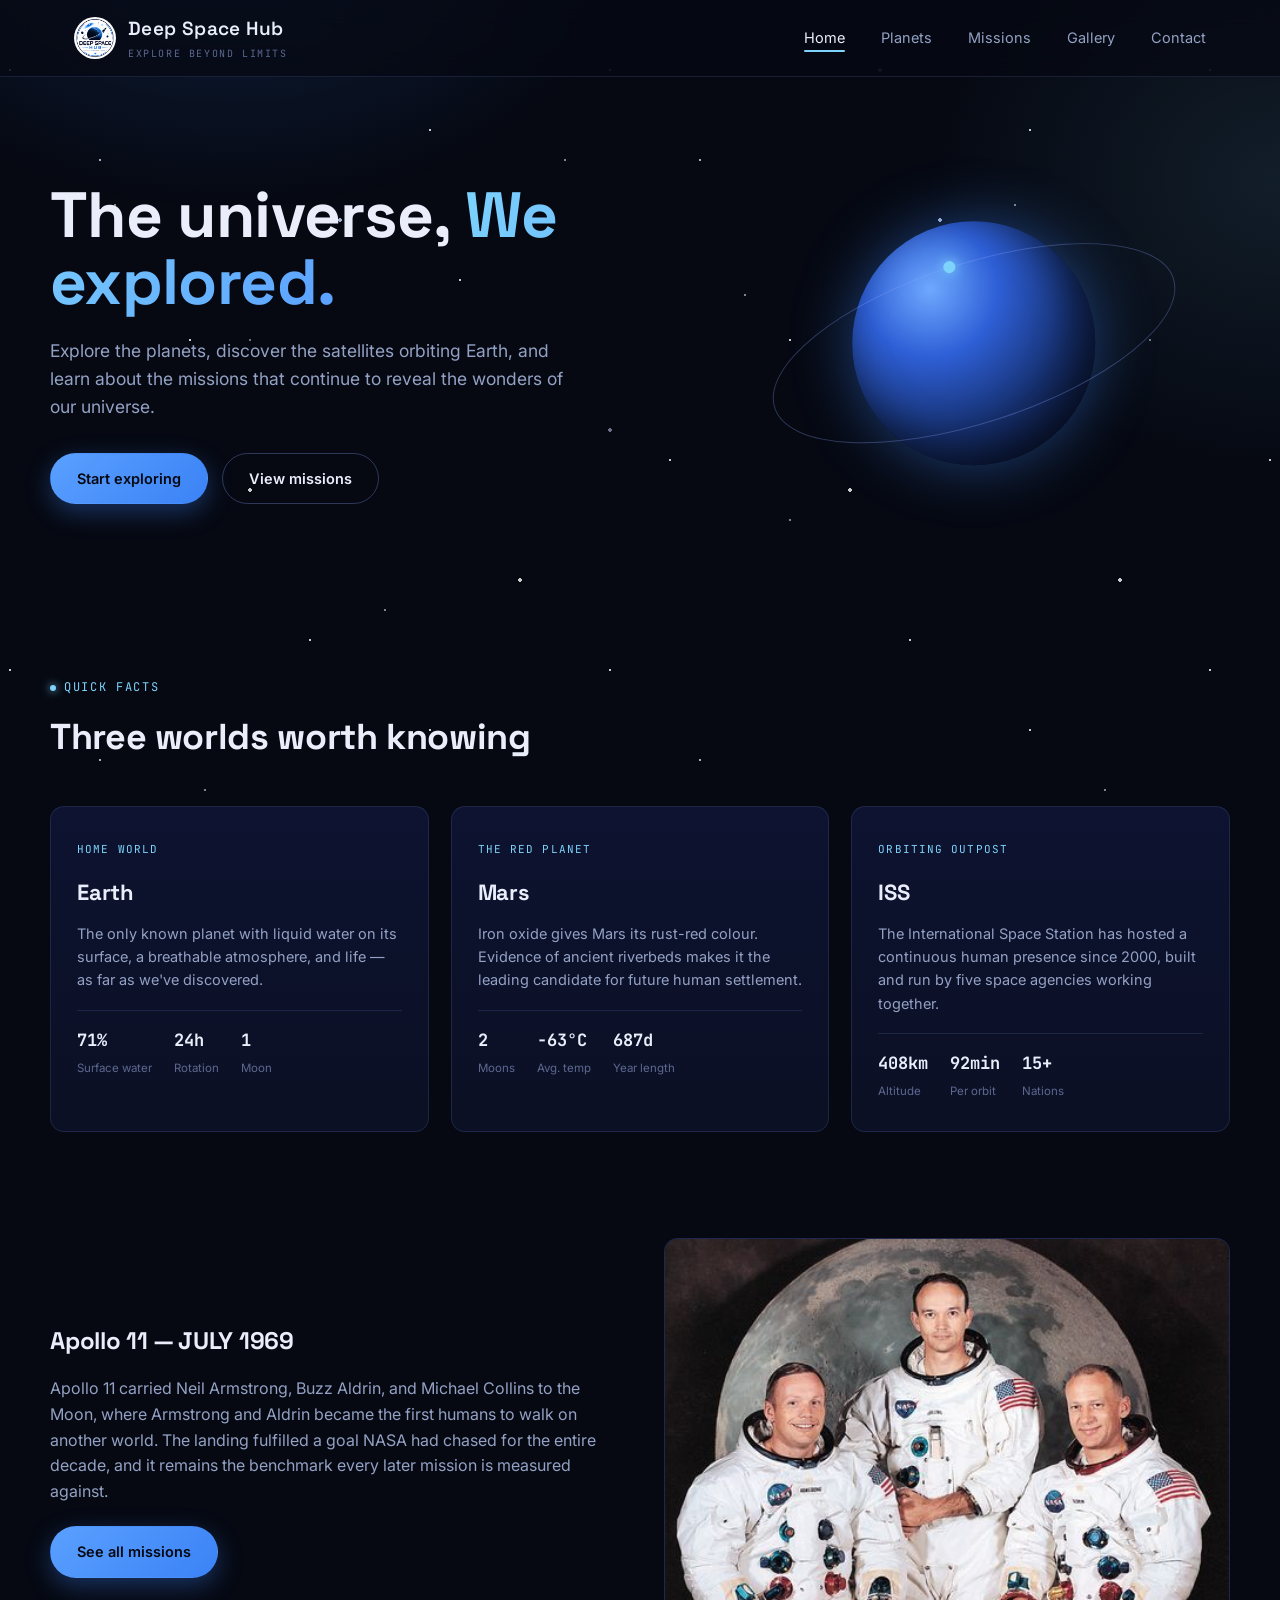
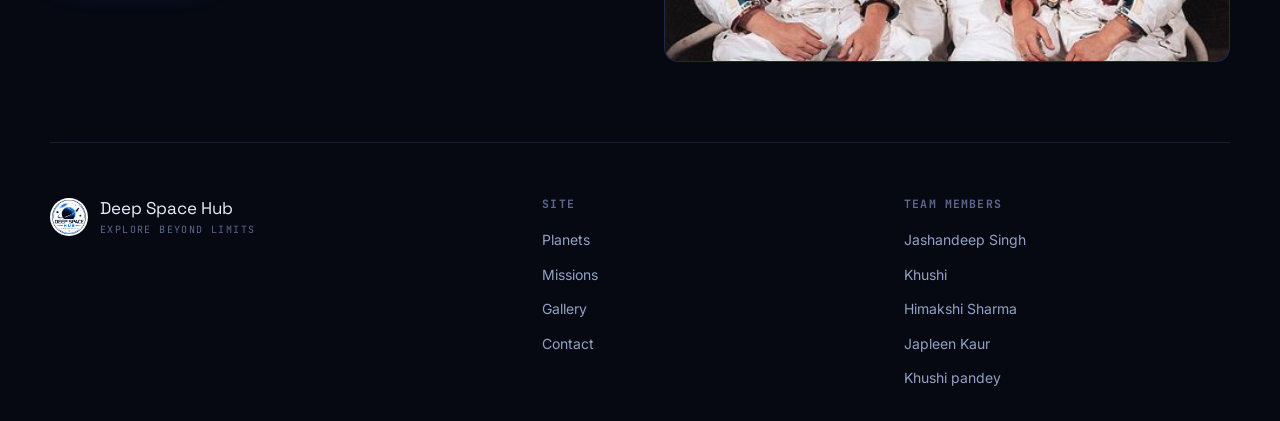
<file: index.html>
<!DOCTYPE html>
<html lang="en">

<!-- Yeh head section hai — yahan page ka title, description, favicon, Google Fonts aur CSS file link ki gayi hai -->
<head>
  <meta charset="UTF-8">
  <meta name="viewport" content="width=device-width, initial-scale=1.0">
  <title>Deep Space Hub — Explore Beyond Limits</title>
  <meta name="description"
    content="Deep Space Hub is an educational website about planets, satellites, and the missions that took us there.">
  <link rel="icon" type="image/png" href="images/favicon.png">
  <link rel="preconnect" href="https://fonts.googleapis.com">
  <link rel="preconnect" href="https://fonts.gstatic.com" crossorigin>
  <link
    href="https://fonts.googleapis.com/css2?family=Space+Grotesk:wght@500;600;700&family=Inter:wght@400;500;600&family=JetBrains+Mono:wght@400;500&display=swap"
    rel="stylesheet">
  <link rel="stylesheet" href="css/style.css">
</head>

<body>

  <!-- Yeh starfield background hai — CSS se animated stars banayi gayi hain jo space jaisa feel deti hain -->
  <div class="starfield"></div>
  <div class="starfield-glow"></div>

  <!-- Navigation bar — website ka top menu jisme logo aur saare page links hain -->
  <header class="nav">
    <div class="container nav-inner">
      <!-- Brand logo aur naam -->
      <a href="index.html" class="brand">
        <img src="images/logo-nav.png" alt="Deep Space Hub logo">
        <span>Deep Space Hub<span class="sub">EXPLORE BEYOND LIMITS</span></span>
      </a>
      <!-- Mobile menu ke liye checkbox toggle — bina JavaScript ke menu open/close hota hai -->
      <input type="checkbox" id="navToggle" class="nav-toggle">
      <!-- Navigation links — saare pages ke links yahan hain -->
      <ul class="nav-links">
        <li><a href="index.html" class="active">Home</a></li>
        <li><a href="planets.html">Planets</a></li>
        <li><a href="missions.html">Missions</a></li>
        <li><a href="gallery.html">Gallery</a></li>
        <li><a href="contact.html">Contact</a></li>
      </ul>
      <!-- Hamburger icon — mobile view mein 3 lines dikhti hain menu ke liye -->
      <label for="navToggle" class="nav-burger" aria-label="Toggle menu"><span></span><span></span><span></span></label>
    </div>
  </header>

  <!-- Main content shuru hota hai yahan se -->
  <main>

    <!-- Hero section — page ka sabse pehla bada section jisme heading, description aur buttons hain -->
    <section class="hero container">
      <div>
        <h1>The universe, <span class="accent">We explored.</span></h1>
        <p class="lede">Explore the planets, discover the satellites orbiting Earth, and learn about the missions that continue to reveal the wonders of our universe.</p>
        <!-- Do buttons — ek planets page pe le jaata hai, doosra missions page pe -->
        <div class="btn-row">
          <a href="planets.html" class="btn btn-primary">Start exploring</a>
          <a href="missions.html" class="btn btn-ghost">View missions</a>
        </div>
      </div>
      <!-- Orbit animation — CSS se bana hua planet aur satellite jo orbit mein ghoomta hai -->
      <div class="orbit-rig" aria-hidden="true">
        <div class="orbit-planet"></div>
        <div class="orbit-ring"></div>
        <div class="orbit-sat-wrap">
          <div class="orbit-sat"><span></span></div>
        </div>
      </div>
    </section>

    <!-- Quick Facts section — Earth, Mars aur ISS ke baare mein important facts dikhata hai -->
    <section class="section container">
      <div class="section-head">
        <div>
          <span class="eyebrow">Quick facts</span>
          <h2>Three worlds worth knowing</h2>
        </div>
      </div>
      <!-- Fact cards ka grid — teen cards hain Earth, Mars aur ISS ke liye -->
      <div class="fact-grid">
        <!-- Earth card ke facts -->
        <article class="fact-card">
          <span class="tag">Home world</span>
          <h3>Earth</h3>
          <p>The only known planet with liquid water on its surface, a breathable atmosphere, and life — as far as we've
            discovered.</p>
          <div class="stat">
            <div><b>71%</b><span>Surface water</span></div>
            <div><b>24h</b><span>Rotation</span></div>
            <div><b>1</b><span>Moon</span></div>
          </div>
        </article>
        <!-- Mars card ke facts -->
        <article class="fact-card">
          <span class="tag">The red planet</span>
          <h3>Mars</h3>
          <p>Iron oxide gives Mars its rust-red colour. Evidence of ancient riverbeds makes it the leading candidate for
            future human settlement.</p>
          <div class="stat">
            <div><b>2</b><span>Moons</span></div>
            <div><b>−63°C</b><span>Avg. temp</span></div>
            <div><b>687d</b><span>Year length</span></div>
          </div>
        </article>
        <!-- ISS card — International Space Station ke facts -->
        <article class="fact-card">
          <span class="tag">Orbiting outpost</span>
          <h3>ISS</h3>
          <p>The International Space Station has hosted a continuous human presence since 2000, built and run by five
            space agencies working together.</p>
          <div class="stat">
            <div><b>408km</b><span>Altitude</span></div>
            <div><b>92min</b><span>Per orbit</span></div>
            <div><b>15+</b><span>Nations</span></div>
          </div>
        </article>
      </div>
    </section>

    <!-- Apollo 11 Mission spotlight — homepage pe ek featured mission dikhata hai with image -->
    <section class="section container" style="padding-top:0;">
      <div class="mission-row" style="border-bottom:none; padding-bottom:0;">
        <!-- Mission ka text content — heading aur description -->
        <div class="mission-copy">
          <h2>Apollo 11 — JULY 1969</h2>
          <p>Apollo 11 carried Neil Armstrong, Buzz Aldrin, and Michael Collins to the Moon, where Armstrong and Aldrin
            became the first humans to walk on another world. The landing fulfilled a goal NASA had chased for the
            entire decade, and it remains the benchmark every later mission is measured against.</p>
          <div class="btn-row">
            <a href="missions.html" class="btn btn-primary">See all missions</a>
          </div>
        </div>
        <!-- Mission ki image — grid overlay ke upar actual photo dikhayi gayi hai -->
        <div class="mission-visual">
          <div class="grid-overlay"></div>
          <img src="images/apollo11.jpg" alt="Apollo 11 Mission" class="mission-image">
        </div>
      </div>
    </section>

  </main>

  <!-- Footer section — page ke neeche brand info, site links aur team members hain -->
  <footer class="footer container">
    <div class="footer-grid">
      <!-- Footer brand — logo aur website ka naam -->
      <div>
        <div class="footer-brand">
          <img src="images/logo.png" alt="Deep Space Hub logo">
          <div>
            <div class="name">Deep Space Hub</div>
            <div class="tag">EXPLORE BEYOND LIMITS</div>
          </div>
        </div>
      </div>
      <!-- Site navigation links — footer mein bhi saare page links hain -->
      <div>
        <h4>Site</h4>
        <ul>
          <li><a href="planets.html">Planets</a></li>
          <li><a href="missions.html">Missions</a></li>
          <li><a href="gallery.html">Gallery</a></li>
          <li><a href="contact.html">Contact</a></li>
        </ul>
      </div>
      <!-- Team members ki list — project mein kaam karne wale saare members -->
      <div>
        <h4>Team members</h4>
        <ul>
          <li>Jashandeep Singh</li>
          <li>Khushi</li>
          <li>Himakshi Sharma</li>
          <li>Japleen Kaur</li>
          <li>Khushi pandey</li>
        </ul>
      </div>
    </div>
  </footer>

</body>

</html>
</file>
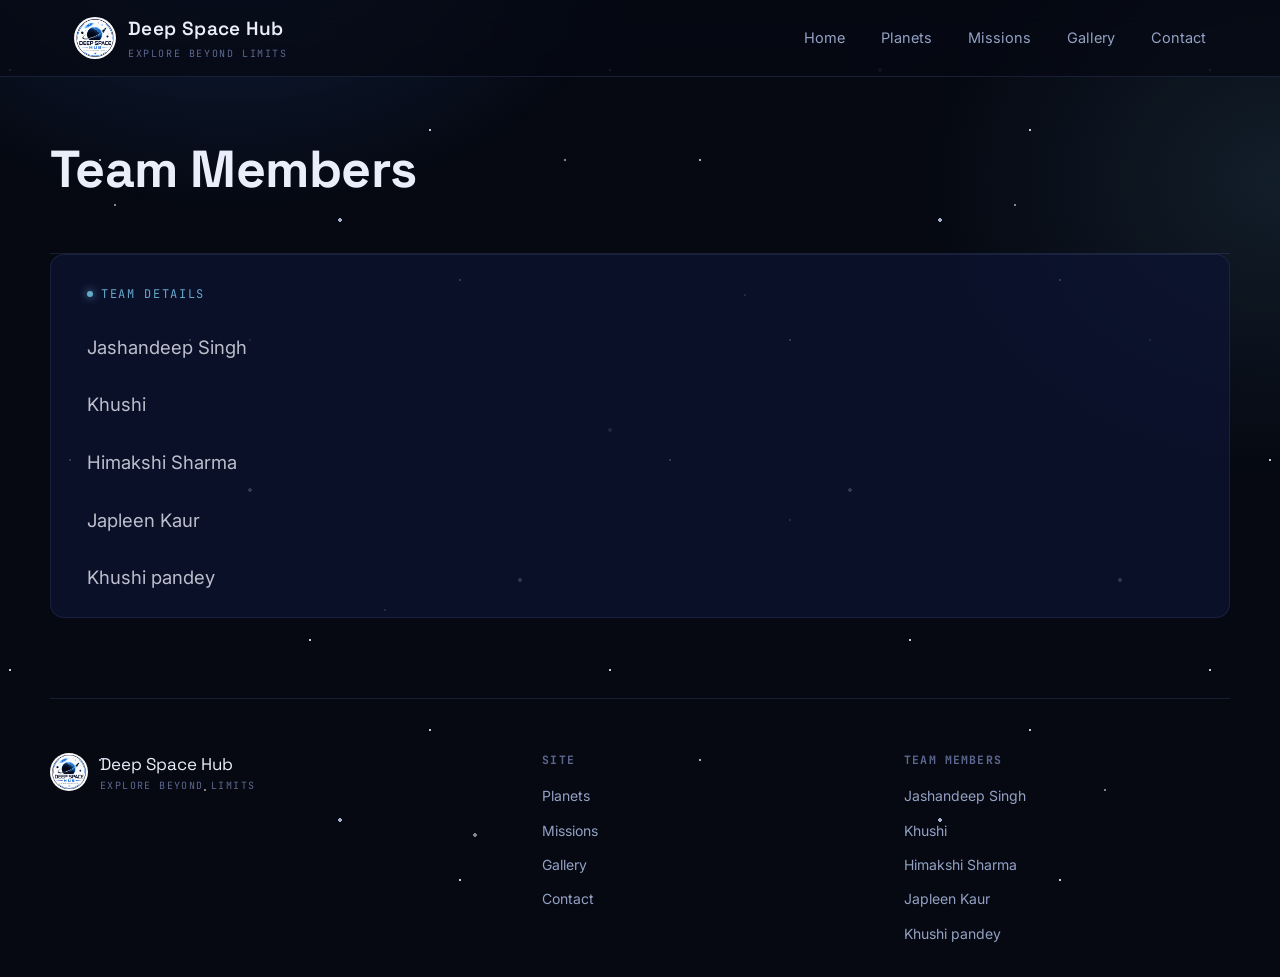
<file: contact.html>
<!DOCTYPE html>
<html lang="en">

<!-- Yeh head section hai — page ka title, description, favicon, Google Fonts aur CSS link -->
<head>
<meta charset="UTF-8">
<meta name="viewport" content="width=device-width, initial-scale=1.0">
<title>Contact — Deep Space Hub</title>
<meta name="description" content="Get in touch about the Deep Space Hub project, or view student and college details.">
<link rel="icon" type="image/png" href="images/favicon.png">
<link rel="preconnect" href="https://fonts.googleapis.com">
<link rel="preconnect" href="https://fonts.gstatic.com" crossorigin>
<link href="https://fonts.googleapis.com/css2?family=Space+Grotesk:wght@500;600;700&family=Inter:wght@400;500;600&family=JetBrains+Mono:wght@400;500&display=swap" rel="stylesheet">
<link rel="stylesheet" href="css/style.css">
</head>
<body>

<!-- Starfield background — animated stars -->
<div class="starfield"></div>
<div class="starfield-glow"></div>

<!-- Navigation bar -->
<header class="nav">
  <div class="container nav-inner">
    <a href="index.html" class="brand">
      <img src="images/logo-nav.png" alt="Deep Space Hub logo">
      <span>Deep Space Hub<span class="sub">EXPLORE BEYOND LIMITS</span></span>
    </a>
    <!-- Mobile menu toggle -->
    <input type="checkbox" id="navToggle" class="nav-toggle">
    <ul class="nav-links">
      <li><a href="index.html">Home</a></li>
      <li><a href="planets.html">Planets</a></li>
      <li><a href="missions.html">Missions</a></li>
      <li><a href="gallery.html">Gallery</a></li>
      <li><a href="contact.html">Contact</a></li>
    </ul>
    <label for="navToggle" class="nav-burger" aria-label="Toggle menu"><span></span><span></span><span></span></label>
  </div>
</header>

<!-- Main content start -->
<main>
  <!-- Page hero — contact page ka heading -->
  <section class="page-hero container">
    <h1>Team Members</h1>
  </section>

  <!-- Team details section — team ke saare members ki list ek card mein -->
  <section class="section container" style="padding-top:0;">
    <div class="contact-grid">

      <!-- Contact card — team members ka details card -->
      <div class="contact-card">
        <span class="eyebrow">Team details</span>
        <!-- Team members ki list -->
        <ul class="contact-list">
          <li>Jashandeep Singh</li>
          <li>Khushi</li>
          <li>Himakshi Sharma</li>
          <li>Japleen Kaur</li>
          <li>Khushi pandey</li>
        </ul>
      </div>
    </div>
  </section>
</main>

<!-- Footer — brand info, site links aur team members -->
<footer class="footer container">
  <div class="footer-grid">
    <!-- Footer brand -->
    <div>
      <div class="footer-brand">
        <img src="images/logo.png" alt="Deep Space Hub logo">
        <div>
          <div class="name">Deep Space Hub</div>
          <div class="tag">EXPLORE BEYOND LIMITS</div>
        </div>
      </div>
      </div>
    <!-- Site links -->
    <div>
      <h4>Site</h4>
      <ul>
        <li><a href="planets.html">Planets</a></li>
        <li><a href="missions.html">Missions</a></li>
        <li><a href="gallery.html">Gallery</a></li>
        <li><a href="contact.html">Contact</a></li>
      </ul>
    </div>
    <!-- Team members -->
    <div>
      <h4>Team members</h4>
      <ul>
        <li>Jashandeep Singh</li>
        <li>Khushi</li>
        <li>Himakshi Sharma</li>
        <li>Japleen Kaur</li>
        <li>Khushi pandey</li>
      </ul>
    </div>
  </div>
</footer>

</body>
</html>
</file>
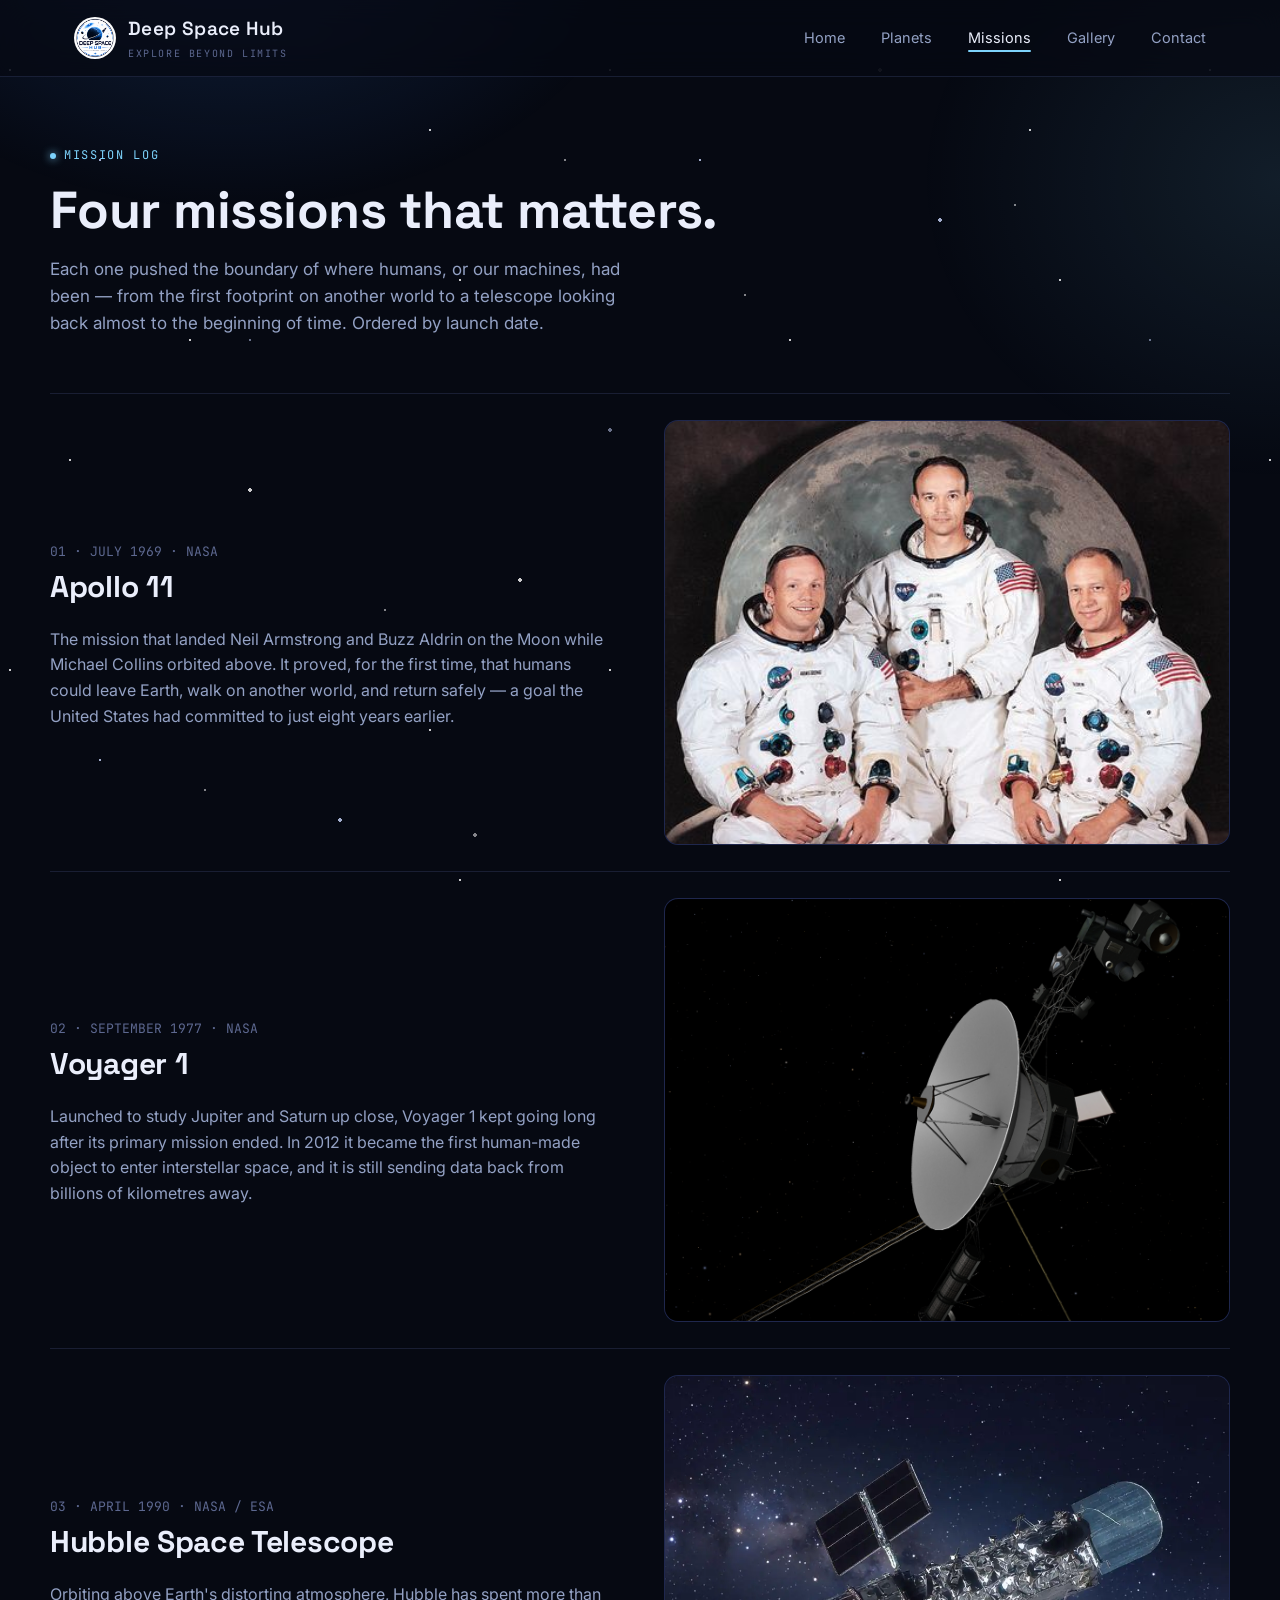
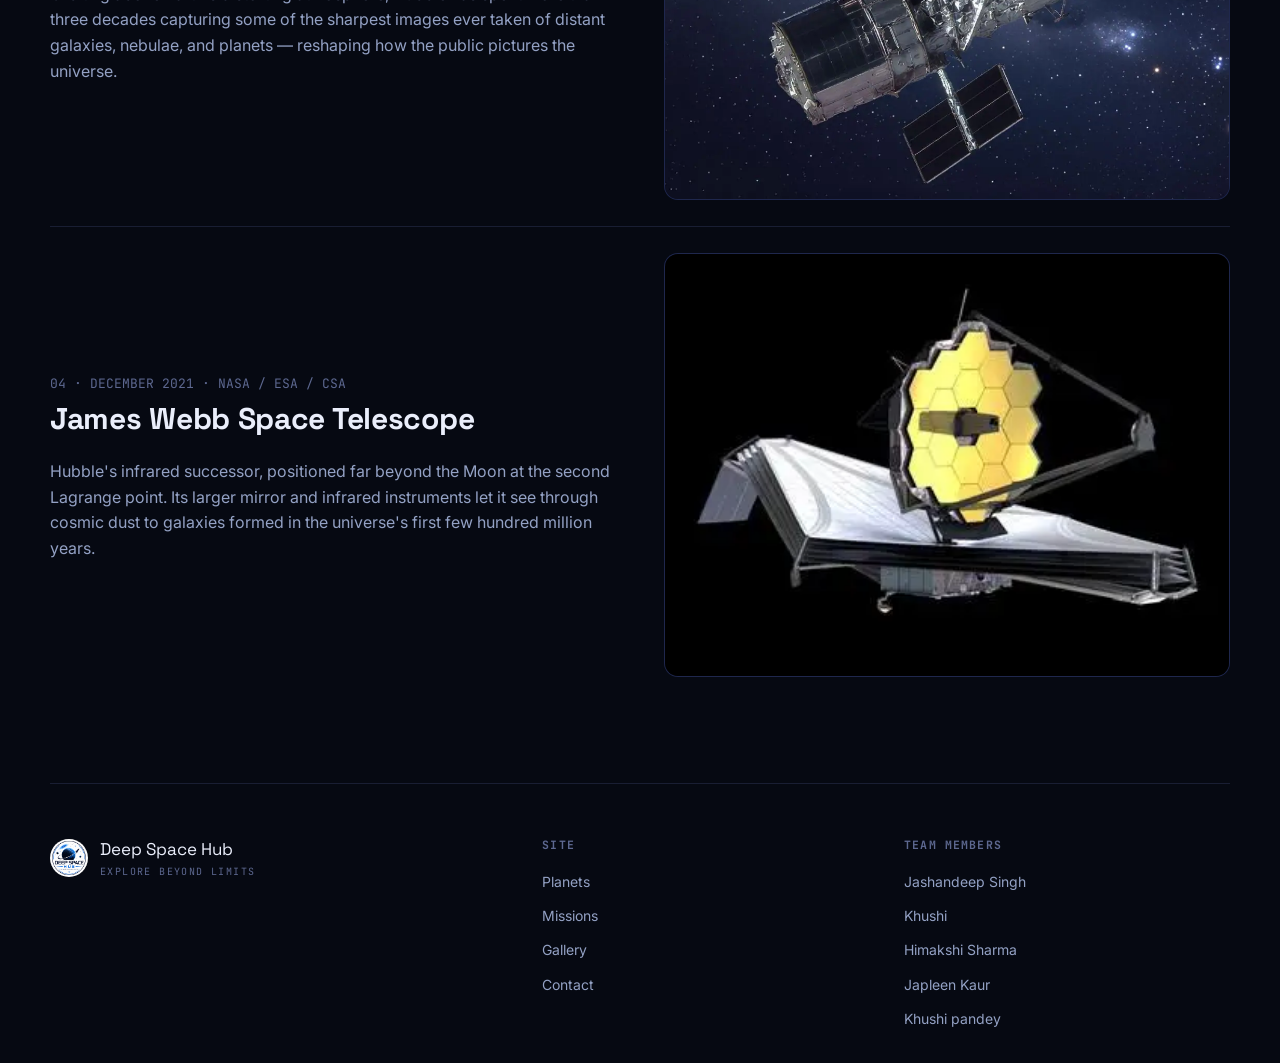
<file: missions.html>
<!DOCTYPE html>
<html lang="en">

<!-- Yeh head section hai — page ka title, description, favicon, Google Fonts aur CSS link -->
<head>
<meta charset="UTF-8">
<meta name="viewport" content="width=device-width, initial-scale=1.0">
<title>Missions — Deep Space Hub</title>
<meta name="description" content="Five missions that changed space exploration: Apollo 11, Voyager 1, Hubble, James Webb, and Artemis.">
<link rel="icon" type="image/png" href="images/favicon.png">
<link rel="preconnect" href="https://fonts.googleapis.com">
<link rel="preconnect" href="https://fonts.gstatic.com" crossorigin>
<link href="https://fonts.googleapis.com/css2?family=Space+Grotesk:wght@500;600;700&family=Inter:wght@400;500;600&family=JetBrains+Mono:wght@400;500&display=swap" rel="stylesheet">
<link rel="stylesheet" href="css/style.css">
</head>
<body>

<!-- Starfield background — animated stars jo space feel deti hain -->
<div class="starfield"></div>
<div class="starfield-glow"></div>

<!-- Navigation bar — website ka top menu -->
<header class="nav">
  <div class="container nav-inner">
    <a href="index.html" class="brand">
      <img src="images/logo-nav.png" alt="Deep Space Hub logo">
      <span>Deep Space Hub<span class="sub">EXPLORE BEYOND LIMITS</span></span>
    </a>
    <!-- Mobile menu toggle -->
    <input type="checkbox" id="navToggle" class="nav-toggle">
    <ul class="nav-links">
      <li><a href="index.html">Home</a></li>
      <li><a href="planets.html">Planets</a></li>
      <li><a href="missions.html" class="active">Missions</a></li>
      <li><a href="gallery.html">Gallery</a></li>
      <li><a href="contact.html">Contact</a></li>
    </ul>
    <label for="navToggle" class="nav-burger" aria-label="Toggle menu"><span></span><span></span><span></span></label>
  </div>
</header>

<!-- Main content start -->
<main>
  <!-- Page hero — missions page ka intro heading aur description -->
  <section class="page-hero container">
    <span class="eyebrow">Mission log</span>
    <h1>Four missions that matters.</h1>
    <p class="lede">Each one pushed the boundary of where humans, or our machines, had been — from the first footprint on another world to a telescope looking back almost to the beginning of time. Ordered by launch date.</p>
  </section>

  <!-- Missions section — char important space missions ka detail with photos -->
  <section class="section container" style="padding-top:0;">

    <!-- Mission 1: Apollo 11 — pehli baar insaan Chand pe gaya -->
    <div class="mission-row">
      <div class="mission-copy">
        <span class="date">01 · JULY 1969 · NASA</span>
        <h3>Apollo 11</h3>
        <p>The mission that landed Neil Armstrong and Buzz Aldrin on the Moon while Michael Collins orbited above. It proved, for the first time, that humans could leave Earth, walk on another world, and return safely — a goal the United States had committed to just eight years earlier.</p>
      </div>
      <!-- Mission ki image — grid overlay ke saath actual photo -->
      <div class="mission-visual">
        <div class="grid-overlay"></div>
        <img src="images/apollo11.jpg" alt="Apollo 11 Mission" class="mission-image">
      </div>
    </div>

    <!-- Mission 2: Voyager 1 — pehla human-made object jo interstellar space mein gaya -->
    <div class="mission-row reverse">
      <div class="mission-copy">
        <span class="date">02 · SEPTEMBER 1977 · NASA</span>
        <h3>Voyager 1</h3>
        <p>Launched to study Jupiter and Saturn up close, Voyager 1 kept going long after its primary mission ended. In 2012 it became the first human-made object to enter interstellar space, and it is still sending data back from billions of kilometres away.</p>
      </div>
      <div class="mission-visual">
        <div class="grid-overlay"></div>
        <img src="images/voyager1.jpg" alt="Voyager 1 Mission" class="mission-image">
      </div>
    </div>

    <!-- Mission 3: Hubble Space Telescope — 30+ saal se universe ki photos le raha hai -->
    <div class="mission-row">
      <div class="mission-copy">
        <span class="date">03 · APRIL 1990 · NASA / ESA</span>
        <h3>Hubble Space Telescope</h3>
        <p>Orbiting above Earth's distorting atmosphere, Hubble has spent more than three decades capturing some of the sharpest images ever taken of distant galaxies, nebulae, and planets — reshaping how the public pictures the universe.</p>
      </div>
      <div class="mission-visual">
        <div class="grid-overlay"></div>
        <img src="images/hubblespace.jpg" alt="Hubble Space Telescope" class="mission-image">
      </div>
    </div>

    <!-- Mission 4: James Webb Space Telescope — Hubble ka successor, infrared se purani galaxies dekhta hai -->
    <div class="mission-row reverse">
      <div class="mission-copy">
        <span class="date">04 · DECEMBER 2021 · NASA / ESA / CSA</span>
        <h3>James Webb Space Telescope</h3>
        <p>Hubble's infrared successor, positioned far beyond the Moon at the second Lagrange point. Its larger mirror and infrared instruments let it see through cosmic dust to galaxies formed in the universe's first few hundred million years.</p>
      </div>
      <div class="mission-visual">
        <div class="grid-overlay"></div>
        <img src="images/james.jpg" alt="James webb telescope" class="mission-image">
      </div>
    </div>
  </section>
</main>

<!-- Footer — brand info, site links aur team members -->
<footer class="footer container">
  <div class="footer-grid">
    <!-- Footer brand -->
    <div>
      <div class="footer-brand">
        <img src="images/logo.png" alt="Deep Space Hub logo">
        <div>
          <div class="name">Deep Space Hub</div>
          <div class="tag">EXPLORE BEYOND LIMITS</div>
        </div>
      </div>
    </div>
    <!-- Site links -->
    <div>
      <h4>Site</h4>
      <ul>
        <li><a href="planets.html">Planets</a></li>
        <li><a href="missions.html">Missions</a></li>
        <li><a href="gallery.html">Gallery</a></li>
        <li><a href="contact.html">Contact</a></li>
      </ul>
    </div>
    <!-- Team members -->
    <div>
      <h4>Team members</h4>
      <ul>
        <li>Jashandeep Singh</li>
        <li>Khushi</li>
        <li>Himakshi Sharma</li>
        <li>Japleen Kaur</li>
        <li>Khushi pandey</li>
      </ul>
    </div>
  </div>
</footer>

</body>
</html>
</file>
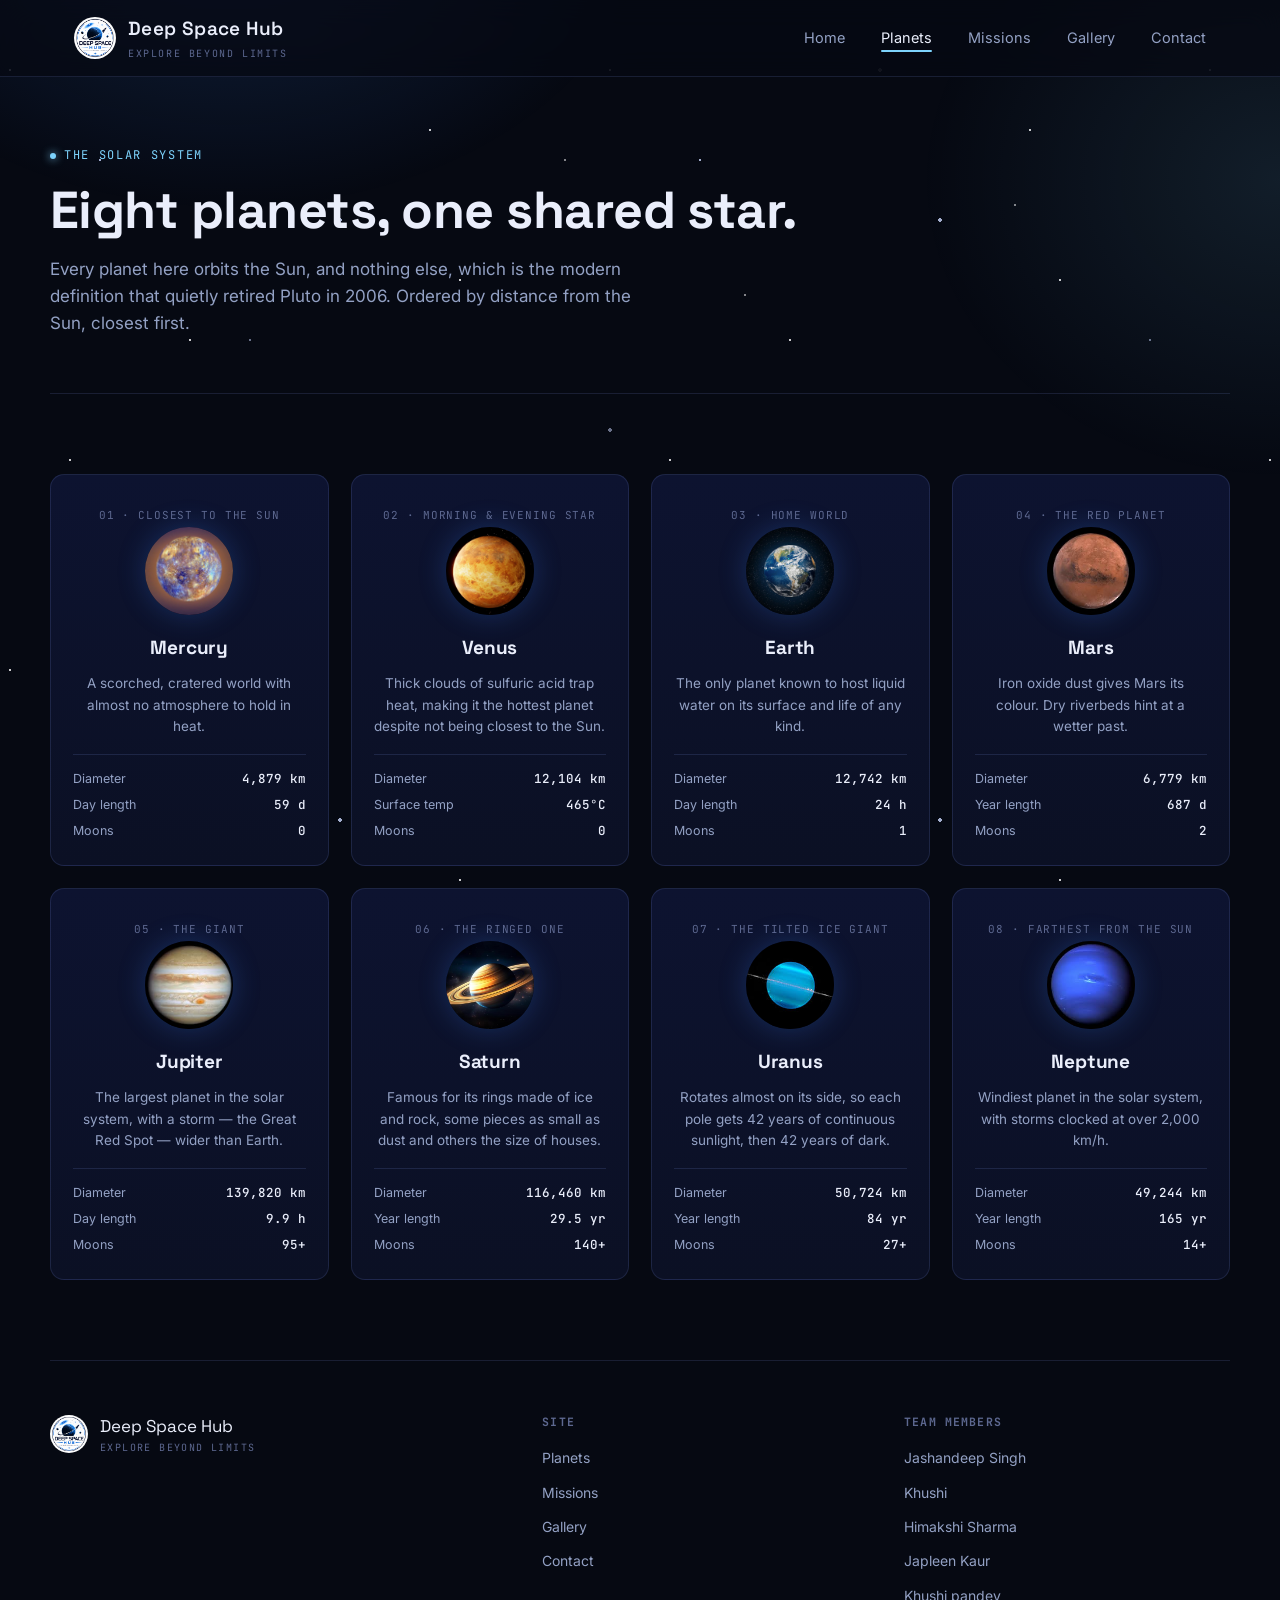
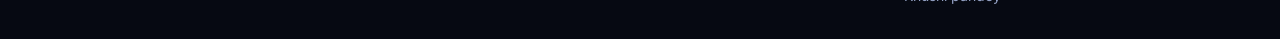
<file: planets.html>
<!DOCTYPE html>
<html lang="en">

<!-- Yeh head section hai — yahan page ka title, description, favicon, Google Fonts aur CSS file link ki gayi hai -->
<head>
<meta charset="UTF-8">
<meta name="viewport" content="width=device-width, initial-scale=1.0">
<title>Planets — Deep Space Hub</title>
<meta name="description"
  content="Explore the eight planets of our solar system — size, distance, moons, and key facts.">
<link rel="icon" type="image/png" href="images/favicon.png">
<link rel="preconnect" href="https://fonts.googleapis.com">
<link rel="preconnect" href="https://fonts.gstatic.com" crossorigin>
<link
  href="https://fonts.googleapis.com/css2?family=Space+Grotesk:wght@500;600;700&family=Inter:wght@400;500;600&family=JetBrains+Mono:wght@400;500&display=swap"
  rel="stylesheet">
<link rel="stylesheet" href="css/style.css">
</head>

<body>

  <!-- Starfield background — animated stars jo space jaisa feel deti hain -->
  <div class="starfield"></div>
  <div class="starfield-glow"></div>

  <!-- Navigation bar — website ka top menu jisme logo aur page links hain -->
  <header class="nav">
    <div class="container nav-inner">
      <a href="index.html" class="brand">
        <img src="images/logo-nav.png" alt="Deep Space Hub logo">
        <span>Deep Space Hub<span class="sub">EXPLORE BEYOND LIMITS</span></span>
      </a>
      <!-- Mobile menu toggle — bina JS ke checkbox se kaam karta hai -->
      <input type="checkbox" id="navToggle" class="nav-toggle">
      <ul class="nav-links">
        <li><a href="index.html">Home</a></li>
        <li><a href="planets.html" class="active">Planets</a></li>
        <li><a href="missions.html">Missions</a></li>
        <li><a href="gallery.html">Gallery</a></li>
        <li><a href="contact.html">Contact</a></li>
      </ul>
      <label for="navToggle" class="nav-burger" aria-label="Toggle menu"><span></span><span></span><span></span></label>
    </div>
  </header>

  <!-- Main content start -->
  <main>
    <!-- Page hero — planets page ka intro section with heading aur description -->
    <section class="page-hero container">
      <span class="eyebrow">The solar system</span>
      <h1>Eight planets, one shared star.</h1>
      <p class="lede">Every planet here orbits the Sun, and nothing else, which is the modern definition that quietly
        retired Pluto in 2006. Ordered by distance from the Sun, closest first.</p>
    </section>

    <!-- Planet cards section — 8 planets ka grid jisme har ek ka photo, naam aur facts hain -->
    <section class="section container">
      <div class="planet-grid">

        <!-- Mercury — Sun ke sabse kareeb wala planet -->
        <article class="planet-card">
          <span class="order">01 · CLOSEST TO THE SUN</span>
          <img src="images/mercury.jpeg" alt="Mercury" class="planet-sphere">
          <h3>Mercury</h3>
          <p>A scorched, cratered world with almost no atmosphere to hold in heat.</p>
          <div class="facts">
            <div><span>Diameter</span><b>4,879 km</b></div>
            <div><span>Day length</span><b>59 d</b></div>
            <div><span>Moons</span><b>0</b></div>
          </div>
        </article>

        <!-- Venus — sabse garam planet, morning aur evening star bhi kehte hain -->
        <article class="planet-card">
          <span class="order">02 · MORNING &amp; EVENING STAR</span>
          <img src="images/venus.jpeg" alt="Venus" class="planet-sphere">
          <h3>Venus</h3>
          <p>Thick clouds of sulfuric acid trap heat, making it the hottest planet despite not being closest to the Sun.
          </p>
          <div class="facts">
            <div><span>Diameter</span><b>12,104 km</b></div>
            <div><span>Surface temp</span><b>465°C</b></div>
            <div><span>Moons</span><b>0</b></div>
          </div>
        </article>

        <!-- Earth — hamari dharti, akeli planet jahan paani aur life hai -->
        <article class="planet-card">
          <span class="order">03 · HOME WORLD</span>
          <img src="images/earth.jpeg" alt="Earth" class="planet-sphere">
          <h3>Earth</h3>
          <p>The only planet known to host liquid water on its surface and life of any kind.</p>
          <div class="facts">
            <div><span>Diameter</span><b>12,742 km</b></div>
            <div><span>Day length</span><b>24 h</b></div>
            <div><span>Moons</span><b>1</b></div>
          </div>
        </article>

        <!-- Mars — laal greh, future mein yahan insaan rehne ki planning hai -->
        <article class="planet-card">
          <span class="order">04 · THE RED PLANET</span>
          <img src="images/mars.jpg" alt="Mars" class="planet-sphere">
          <h3>Mars</h3>
          <p>Iron oxide dust gives Mars its colour. Dry riverbeds hint at a wetter past.</p>
          <div class="facts">
            <div><span>Diameter</span><b>6,779 km</b></div>
            <div><span>Year length</span><b>687 d</b></div>
            <div><span>Moons</span><b>2</b></div>
          </div>
        </article>

        <!-- Jupiter — solar system ka sabse bada planet -->
        <article class="planet-card">
          <span class="order">05 · THE GIANT</span>
          <img src="images/jupiter.jpg" alt="Jupiter" class="planet-sphere">
          <h3>Jupiter</h3>
          <p>The largest planet in the solar system, with a storm — the Great Red Spot — wider than Earth.</p>
          <div class="facts">
            <div><span>Diameter</span><b>139,820 km</b></div>
            <div><span>Day length</span><b>9.9 h</b></div>
            <div><span>Moons</span><b>95+</b></div>
          </div>
        </article>

        <!-- Saturn — rings wala famous planet -->
        <article class="planet-card">
          <span class="order">06 · THE RINGED ONE</span>
          <img src="images/saturn.jpg" alt="Saturn" class="planet-sphere">
          <h3>Saturn</h3>
          <p>Famous for its rings made of ice and rock, some pieces as small as dust and others the size of houses.</p>
          <div class="facts">
            <div><span>Diameter</span><b>116,460 km</b></div>
            <div><span>Year length</span><b>29.5 yr</b></div>
            <div><span>Moons</span><b>140+</b></div>
          </div>
        </article>

        <!-- Uranus — yeh tircha ghoomta hai, ice giant hai -->
        <article class="planet-card">
          <span class="order">07 · THE TILTED ICE GIANT</span>
          <img src="images/Uranus.jpg" alt="Uranus" class="planet-sphere">
          <h3>Uranus</h3>
          <p>Rotates almost on its side, so each pole gets 42 years of continuous sunlight, then 42 years of dark.</p>
          <div class="facts">
            <div><span>Diameter</span><b>50,724 km</b></div>
            <div><span>Year length</span><b>84 yr</b></div>
            <div><span>Moons</span><b>27+</b></div>
          </div>
        </article>

        <!-- Neptune — Sun se sabse door, sabse tez hawa wala planet -->
        <article class="planet-card">
          <span class="order">08 · FARTHEST FROM THE SUN</span>
          <img src="images/neptune.jpg" alt="Neptune" class="planet-sphere">
          <h3>Neptune</h3>
          <p>Windiest planet in the solar system, with storms clocked at over 2,000 km/h.</p>
          <div class="facts">
            <div><span>Diameter</span><b>49,244 km</b></div>
            <div><span>Year length</span><b>165 yr</b></div>
            <div><span>Moons</span><b>14+</b></div>
          </div>
        </article>

      </div>
    </section>
  </main>

  <!-- Footer — page ke neeche brand info, site links aur team members -->
  <footer class="footer container">
    <div class="footer-grid">
      <!-- Footer brand logo aur naam -->
      <div>
        <div class="footer-brand">
          <img src="images/logo.png" alt="Deep Space Hub logo">
          <div>
            <div class="name">Deep Space Hub</div>
            <div class="tag">EXPLORE BEYOND LIMITS</div>
          </div>
        </div>
      </div>
      <!-- Site links — footer mein navigation -->
      <div>
        <h4>Site</h4>
        <ul>
          <li><a href="planets.html">Planets</a></li>
          <li><a href="missions.html">Missions</a></li>
          <li><a href="gallery.html">Gallery</a></li>
          <li><a href="contact.html">Contact</a></li>
        </ul>
      </div>
      <!-- Team members — project mein kaam karne waale log -->
      <div>
        <h4>Team members</h4>
        <ul>
          <li>Jashandeep Singh</li>
          <li>Khushi</li>
          <li>Himakshi Sharma</li>
          <li>Japleen Kaur</li>
          <li>Khushi pandey</li>
        </ul>
      </div>
    </div>
  </footer>

</body>

</html>
</file>
<file: css/style.css>
/* =========================================================
   DEEP SPACE HUB — Stylesheet
   HTML5 + CSS3 only (Flexbox, Grid, Media Queries)
   Yeh poori website ki styling is ek file mein hai
   ========================================================= */

/* ---------- Design tokens — Yeh variables hain jo poori site mein colors, fonts aur sizes control karte hain ---------- */
:root{
  --bg:            #060912;
  --bg-soft:       #0b1024;
  --surface:       #0d1330;
  --surface-2:     #121a3d;
  --line:          rgba(140, 165, 255, 0.14);
  --line-strong:   rgba(140, 165, 255, 0.30);
  --text:          #eaeefb;
  --text-dim:      #93a1c4;
  --text-faint:    #5d6890;
  --blue:          #3b82f6;
  --blue-bright:   #5aa0ff;
  --cyan:          #7dd3fc;
  --ring:          rgba(91, 160, 255, 0.35);

  --font-display:  'Space Grotesk', 'Segoe UI', sans-serif;
  --font-body:     'Inter', 'Segoe UI', sans-serif;
  --font-mono:     'JetBrains Mono', monospace;

  --max-w:         1180px;
  --radius:        14px;
  --radius-sm:     8px;
}

/* Agar user ne animations off ki hain OS mein, toh yeh sab animations band kar deta hai */
@media (prefers-reduced-motion: reduce){
  *, *::before, *::after{
    animation-duration: 0.001ms !important;
    animation-iteration-count: 1 !important;
    transition-duration: 0.001ms !important;
    scroll-behavior: auto !important;
  }
}

/* ---------- Reset — Browser ke default styles hata ke sab consistent banata hai ---------- */
*, *::before, *::after{ box-sizing: border-box; }
html{ scroll-behavior: smooth; }
body{
  margin: 0;
  background: var(--bg);
  color: var(--text);
  font-family: var(--font-body);
  font-size: 16px;
  line-height: 1.6;
  -webkit-font-smoothing: antialiased;
}
img{ max-width: 100%; display: block; }
a{ color: inherit; text-decoration: none; }
ul{ margin: 0; padding: 0; list-style: none; }
h1, h2, h3, h4{
  font-family: var(--font-display);
  margin: 0;
  letter-spacing: -0.01em;
}
p{ margin: 0; }
:focus-visible{
  outline: 2px solid var(--cyan);
  outline-offset: 3px;
  border-radius: 4px;
}

/* Container — content ko center mein rakhta hai aur max-width set karta hai */
.container{
  width: 100%;
  max-width: var(--max-w);
  margin: 0 auto;
  padding: 0 24px;
}

/* Eyebrow — choti si cyan color ki label jo section heading ke upar dikhti hai (jaise "Quick facts") */
.eyebrow{
  display: inline-flex;
  align-items: center;
  gap: 8px;
  font-family: var(--font-mono);
  font-size: 12px;
  letter-spacing: 0.14em;
  text-transform: uppercase;
  color: var(--cyan);
}
.eyebrow::before{
  content: "";
  width: 6px;
  height: 6px;
  border-radius: 50%;
  background: var(--cyan);
  box-shadow: 0 0 8px var(--cyan);
}

/* ---------- Starfield — CSS se bana hua animated space background, radial-gradient se stars banayi hain ---------- */
.starfield{
  position: fixed;
  inset: 0;
  z-index: -2;
  background: var(--bg);
  overflow: hidden;
}
.starfield::before, .starfield::after{
  content: "";
  position: absolute;
  inset: -200px;
  background-image:
    radial-gradient(2px 2px at 20% 30%, #ffffff 100%, transparent 0),
    radial-gradient(2px 2px at 75% 15%, #ffffff 100%, transparent 0),
    radial-gradient(1.5px 1.5px at 50% 60%, #cdd9ff 100%, transparent 0),
    radial-gradient(1.5px 1.5px at 10% 80%, #ffffff 100%, transparent 0),
    radial-gradient(2px 2px at 90% 70%, #cdd9ff 100%, transparent 0),
    radial-gradient(1px 1px at 35% 45%, #ffffff 100%, transparent 0),
    radial-gradient(1.5px 1.5px at 65% 90%, #ffffff 100%, transparent 0),
    radial-gradient(1px 1px at 85% 40%, #ffffff 100%, transparent 0),
    radial-gradient(1.5px 1.5px at 5% 55%, #ffffff 100%, transparent 0),
    radial-gradient(1px 1px at 45% 10%, #ffffff 100%, transparent 0);
  background-repeat: repeat;
  background-size: 600px 600px;
  animation: drift 90s linear infinite;
  opacity: 0.8;
}
.starfield::after{
  background-size: 900px 900px;
  animation-duration: 140s;
  animation-direction: reverse;
  opacity: 0.5;
}
@keyframes drift{
  from{ transform: translate(0,0); }
  to{ transform: translate(-600px, -300px); }
}
.starfield-glow{
  position: fixed;
  inset: 0;
  z-index: -1;
  background:
    radial-gradient(700px 500px at 18% -10%, rgba(59,130,246,0.20), transparent 60%),
    radial-gradient(600px 500px at 100% 20%, rgba(125,211,252,0.10), transparent 60%);
  pointer-events: none;
}

/* ---------- Orbit animation — Homepage pe planet aur satellite ka ghoomta hua animation, pure CSS se bana hai ---------- */
.orbit-rig{
  position: relative;
  width: 100%;
  max-width: 420px;
  aspect-ratio: 1 / 1;
  margin: 0 auto;
}
.orbit-planet{
  position: absolute;
  top: 50%; left: 50%;
  width: 58%;
  height: 58%;
  transform: translate(-50%, -50%);
  border-radius: 50%;
  background:
    radial-gradient(circle at 32% 28%, #6fa8ff 0%, #2e5fd6 28%, #16306f 60%, #060a1c 100%);
  box-shadow:
    inset -14px -14px 40px rgba(0,0,0,0.55),
    0 0 60px rgba(59,130,246,0.45);
}
.orbit-ring{
  position: absolute;
  top: 50%; left: 50%;
  width: 100%;
  height: 38%;
  transform: translate(-50%, -50%) rotate(-18deg);
  border: 1.5px solid var(--line-strong);
  border-radius: 50%;
}
.orbit-sat-wrap{
  position: absolute;
  inset: 0;
  animation: orbit-spin-wrap 9s linear infinite;
}
@keyframes orbit-spin-wrap{
  from{ transform: rotate(0deg); }
  to{ transform: rotate(360deg); }
}
.orbit-sat{
  position: absolute;
  top: 50%; left: 50%;
  transform: translate(-50%, -50%) rotate(-18deg);
  width: 100%;
  height: 38%;
}
.orbit-sat span{
  position: absolute;
  top: -6px; left: calc(50% - 6px);
  width: 12px; height: 12px;
  border-radius: 50%;
  background: var(--cyan);
  box-shadow: 0 0 12px var(--cyan), 0 0 26px var(--cyan);
}

/* ---------- Navbar — Top pe sticky navigation bar, backdrop-filter se blur effect, mobile mein hamburger menu ---------- */
.nav{
  position: sticky;
  top: 0;
  z-index: 50;
  background: rgba(6, 9, 18, 0.72);
  backdrop-filter: blur(14px);
  border-bottom: 1px solid var(--line);
}
.nav-inner{
  display: flex;
  align-items: center;
  justify-content: space-between;
  height: 76px;
}
.brand{
  display: flex;
  align-items: center;
  gap: 12px;
  font-family: var(--font-display);
  font-weight: 600;
  font-size: 19px;
  letter-spacing: 0.02em;
}
.brand img{
  width: 42px;
  height: 42px;
  border-radius: 50%;
}
.brand .sub{
  display: block;
  font-family: var(--font-mono);
  font-size: 10px;
  letter-spacing: 0.16em;
  color: var(--text-faint);
  font-weight: 400;
  margin-top: 2px;
}
.nav-links{
  display: flex;
  align-items: center;
  gap: 36px;
}
.nav-links a{
  font-size: 14.5px;
  color: var(--text-dim);
  position: relative;
  padding: 6px 0;
  transition: color 0.2s ease;
}
.nav-links a:hover,
.nav-links a.active{
  color: var(--text);
}
.nav-links a.active::after{
  content: "";
  position: absolute;
  left: 0; bottom: 0;
  width: 100%; height: 2px;
  background: var(--cyan);
  border-radius: 2px;
}
.nav-toggle{ display: none; }
.nav-burger{
  display: none;
  width: 28px;
  height: 22px;
  position: relative;
  cursor: pointer;
}
.nav-burger span{
  position: absolute;
  left: 0; right: 0;
  height: 2px;
  background: var(--text);
  border-radius: 2px;
  transition: transform 0.25s ease, opacity 0.25s ease;
}
.nav-burger span:nth-child(1){ top: 0; }
.nav-burger span:nth-child(2){ top: 10px; }
.nav-burger span:nth-child(3){ top: 20px; }

/* ---------- Buttons — Do type ke buttons hain: Primary (blue filled) aur Ghost (transparent border wala) ---------- */
.btn{
  display: inline-flex;
  align-items: center;
  gap: 8px;
  font-family: var(--font-body);
  font-weight: 600;
  font-size: 14.5px;
  padding: 13px 26px;
  border-radius: 999px;
  border: 1px solid transparent;
  cursor: pointer;
  transition: transform 0.2s ease, box-shadow 0.2s ease, background 0.2s ease, border-color .2s ease;
}
.btn:hover{ transform: translateY(-2px); }
.btn-primary{
  background: linear-gradient(135deg, var(--blue-bright), var(--blue));
  color: #050810;
  box-shadow: 0 8px 24px rgba(59,130,246,0.35);
}
.btn-primary:hover{ box-shadow: 0 12px 30px rgba(59,130,246,0.5); }
.btn-ghost{
  background: transparent;
  border-color: var(--line-strong);
  color: var(--text);
}
.btn-ghost:hover{ border-color: var(--cyan); background: rgba(125,211,252,0.06); }
.btn-row{ display: flex; gap: 14px; flex-wrap: wrap; }

/* ---------- Page hero — Har page ke top pe heading section, planets/missions/gallery sab mein same structure hai ---------- */
.page-hero{
  padding: 64px 0 56px;
  border-bottom: 1px solid var(--line);
}
.page-hero .eyebrow{ margin-bottom: 16px; }
.page-hero h1{
  font-size: clamp(34px, 5vw, 52px);
  line-height: 1.08;
  max-width: 760px;
}
.page-hero p.lede{
  margin-top: 18px;
  max-width: 600px;
  color: var(--text-dim);
  font-size: 17px;
}

/* ---------- Home hero — Sirf homepage ka bada hero section jisme heading, text aur orbit animation hai ---------- */
.hero{
  padding: 56px 0 40px;
  display: grid;
  grid-template-columns: 1.1fr 0.9fr;
  gap: 40px;
  align-items: center;
}
.hero h1{
  font-size: clamp(38px, 6vw, 64px);
  line-height: 1.05;
}
.hero h1 .accent{
  background: linear-gradient(120deg, var(--cyan), var(--blue-bright));
  -webkit-background-clip: text;
  background-clip: text;
  color: transparent;
}
.hero p.lede{
  margin-top: 20px;
  max-width: 520px;
  color: var(--text-dim);
  font-size: 17.5px;
}
.hero .btn-row{ margin-top: 32px; }

/* ---------- Section shell — Har content section ka common padding aur heading style ---------- */
.section{ padding: 80px 0; }
.section-head{
  display: flex;
  justify-content: space-between;
  align-items: flex-end;
  gap: 24px;
  margin-bottom: 40px;
  flex-wrap: wrap;
}
.section-head h2{
  font-size: clamp(26px, 3.4vw, 36px);
  margin-top: 10px;
}
.section-head p{
  color: var(--text-dim);
  max-width: 440px;
}

/* ---------- Fact cards — Homepage pe Earth, Mars aur ISS ke fact cards, 3 column grid mein ---------- */
.fact-grid{
  display: grid;
  grid-template-columns: repeat(3, 1fr);
  gap: 22px;
}
.fact-card{
  background: linear-gradient(180deg, var(--surface), var(--bg-soft));
  border: 1px solid var(--line);
  border-radius: var(--radius);
  padding: 28px 26px;
  animation: rise 0.7s ease both;
}
.fact-card .tag{
  font-family: var(--font-mono);
  font-size: 11px;
  letter-spacing: 0.1em;
  color: var(--cyan);
  text-transform: uppercase;
}
.fact-card h3{
  font-size: 22px;
  margin-top: 14px;
}
.fact-card p{
  margin-top: 12px;
  color: var(--text-dim);
  font-size: 14.5px;
}
.fact-card .stat{
  margin-top: 18px;
  display: flex;
  gap: 22px;
  border-top: 1px solid var(--line);
  padding-top: 16px;
}
.fact-card .stat div b{
  display: block;
  font-family: var(--font-mono);
  font-size: 17px;
  color: var(--text);
}
.fact-card .stat div span{
  font-size: 11.5px;
  color: var(--text-faint);
}

/* ---------- Mission rows — Missions page pe alternating layout, ek row mein text left image right, next mein ulta ---------- */
.mission-row{
  display: grid;
  grid-template-columns: 1fr 1fr;
  gap: 48px;
  align-items: center;
  padding: 26px 0;
  border-bottom: 1px solid var(--line);
}
.mission-row:last-child{ border-bottom: none; }
.mission-row.reverse .mission-visual{ order: 2; }
.mission-row.reverse .mission-copy{ order: 1; }
.mission-copy .eyebrow{ margin-bottom: 14px; }
.mission-copy h3{ font-size: clamp(22px, 3vw, 30px); }
.mission-copy .date{
  font-family: var(--font-mono);
  color: var(--text-faint);
  font-size: 13px;
  margin-top: 6px;
  display: block;
}
.mission-copy p{
  margin-top: 16px;
  color: var(--text-dim);
}
.mission-copy .btn-row{ margin-top: 22px; }

.mission-visual{
  position: relative;
  aspect-ratio: 4 / 3;
  border-radius: var(--radius);
  border: 1px solid var(--line);
  overflow: hidden;
  background: var(--surface);
  display: flex;
  align-items: center;
  justify-content: center;
}
.mission-visual .grid-overlay{
  position: absolute;
  inset: 0;
  background-image:
    linear-gradient(var(--line) 1px, transparent 1px),
    linear-gradient(90deg, var(--line) 1px, transparent 1px);
  background-size: 28px 28px;
  opacity: 0.5;
}


/* ---------- Planet cards — 4 column grid mein 8 planet cards, har card mein photo, naam aur facts hain ---------- */
.planet-grid{
  display: grid;
  grid-template-columns: repeat(4, 1fr);
  gap: 22px;
}
.planet-card{
  background: linear-gradient(180deg, var(--surface), var(--bg-soft));
  border: 1px solid var(--line);
  border-radius: var(--radius);
  padding: 26px 22px 24px;
  text-align: center;
  animation: rise 0.7s ease both;
  transition: border-color .2s ease, transform .2s ease;
}
.planet-card:hover{ border-color: var(--line-strong); transform: translateY(-4px); }
.planet-sphere{
  width: 88px;
  height: 88px;
  border-radius: 50%;
  margin: 0 auto 18px;
  object-fit: cover;
  box-shadow: inset -10px -10px 26px rgba(0,0,0,0.5), 0 0 28px rgba(59,130,246,0.25);
}
.planet-card h3{ font-size: 19px; }
.planet-card .order{
  font-family: var(--font-mono);
  font-size: 11px;
  color: var(--text-faint);
  letter-spacing: 0.08em;
}
.planet-card p{
  margin-top: 10px;
  color: var(--text-dim);
  font-size: 13.5px;
}
.planet-card .facts{
  margin-top: 16px;
  border-top: 1px solid var(--line);
  padding-top: 14px;
  display: grid;
  gap: 6px;
  text-align: left;
}
.planet-card .facts div{
  display: flex;
  justify-content: space-between;
  font-size: 12.5px;
  color: var(--text-dim);
}
.planet-card .facts div b{ color: var(--text); font-family: var(--font-mono); font-weight: 500; }



/* ---------- Gallery — 3 column grid mein space images, hover pe zoom effect, neeche label text hai ---------- */
.gallery-grid{
  display: grid;
  grid-template-columns: repeat(3, 1fr);
  gap: 18px;
}
.gallery-tile{
  position: relative;
  aspect-ratio: 1;
  border-radius: var(--radius);
  overflow: hidden;
  border: 1px solid var(--line);
}
.gallery-tile .label{
  position: absolute;
  left: 16px; bottom: 14px;
  z-index: 2;
  font-family: var(--font-mono);
  font-size: 12px;
  letter-spacing: 0.06em;
  color: var(--text);
}
.gallery-tile .label small{
  display: block;
  color: var(--text-faint);
  font-size: 10.5px;
  margin-top: 2px;
}
.gallery-tile::after{
  content: "";
  position: absolute;
  inset: 0;
  background: linear-gradient(180deg, transparent 40%, rgba(0,0,0,0.65));
  z-index: 1;
}
.gallery-tile:hover img{ transform: scale(1.08); }
.gallery-tile img{
  position: absolute;
  inset: 0;
  width: 100%;
  height: 100%;
  object-fit: cover;
  transition: transform 0.5s ease;
}

/* Mission image — mission-visual box ke andar actual photo, object-fit:cover se properly fit hoti hai */
.mission-image{
  position: relative;
  z-index: 1;
  width: 100%;
  height: 100%;
  object-fit: cover;
}

/* ---------- Contact — Team members ka card style, contact page pe use hota hai ---------- */
.contact-grid{
  display: grid;
  grid-template-columns: 1fr 1.1fr;
  gap: 44px;
}
.contact-card{
  background: var(--surface);
  border: 1px solid var(--line);
  border-radius: var(--radius);
  width: 1180px;
  opacity: 0.8;
  min-height: auto;
  padding: 24px 36px;
}
.contact-card h3{ font-size: 18px; }
.contact-list{ margin-top: 28px; display: grid; gap: 28px; }
.contact-list li{ font-size: 18.5px; }
.contact-list li b{ display: block; color: var(--text); font-size: 13px; font-family: var(--font-mono); letter-spacing: 0.04em; margin-bottom: 3px; }



/* ---------- Footer — Page ke neeche 3 column grid mein brand, site links aur team members ---------- */
.footer{
  border-top: 1px solid var(--line);
  padding: 52px 0 32px;
}
.footer-grid{
  display: grid;
  grid-template-columns: 1.4fr 1fr 1fr;
  gap: 36px;
}
.footer-brand{ display: flex; align-items: center; gap: 12px; }
.footer-brand img{ width: 38px; height: 38px; border-radius: 50%; }
.footer-brand .name{ font-family: var(--font-display); font-size: 17px; }
.footer-brand .tag{ font-family: var(--font-mono); font-size: 10px; letter-spacing: 0.14em; color: var(--text-faint); }
.footer p.desc{ margin-top: 16px; color: var(--text-dim); font-size: 13.5px; max-width: 320px; }
.footer h4{
  font-family: var(--font-mono);
  font-size: 11.5px;
  letter-spacing: 0.1em;
  text-transform: uppercase;
  color: var(--text-faint);
  margin-bottom: 16px;
}
.footer ul{ display: grid; gap: 12px; }
.footer ul a, .footer ul li{ font-size: 14px; color: var(--text-dim); }
.footer ul a:hover{ color: var(--cyan); }


/* ---------- Entrance animation — Cards jab page load hota hai toh neeche se upar aate hain with fade-in effect ---------- */
@keyframes rise{
  from{ opacity: 0; transform: translateY(16px); }
  to{ opacity: 1; transform: translateY(0); }
}
.fact-grid .fact-card:nth-child(1){ animation-delay: 0s; }
.fact-grid .fact-card:nth-child(2){ animation-delay: 0.08s; }
.fact-grid .fact-card:nth-child(3){ animation-delay: 0.16s; }
.planet-grid .planet-card:nth-child(1){ animation-delay: 0s; }
.planet-grid .planet-card:nth-child(2){ animation-delay: 0.05s; }
.planet-grid .planet-card:nth-child(3){ animation-delay: 0.10s; }
.planet-grid .planet-card:nth-child(4){ animation-delay: 0.15s; }
.planet-grid .planet-card:nth-child(5){ animation-delay: 0.20s; }
.planet-grid .planet-card:nth-child(6){ animation-delay: 0.25s; }
.planet-grid .planet-card:nth-child(7){ animation-delay: 0.30s; }
.planet-grid .planet-card:nth-child(8){ animation-delay: 0.35s; }

/* =========================================================
   Responsive — Alag alag screen sizes ke liye layout adjust hota hai
   Bade screen pe 4 columns, chhote pe 2 ya 1 column
   Mobile mein hamburger menu dikhta hai
   ========================================================= */
@media (max-width: 980px){
  .hero{ grid-template-columns: 1fr; }
  .hero .orbit-rig{ max-width: 280px; }
  .fact-grid{ grid-template-columns: repeat(2, 1fr); }
  .planet-grid{ grid-template-columns: repeat(3, 1fr); }
  .gallery-grid{ grid-template-columns: repeat(2, 1fr); }
  .mission-row{ grid-template-columns: 1fr; }
  .mission-row.reverse .mission-visual{ order: 1; }
  .mission-row.reverse .mission-copy{ order: 2; }
  .footer-grid{ grid-template-columns: 1fr 1fr; }
  .contact-grid{ grid-template-columns: 1fr; }
}

@media (max-width: 720px){
  .nav-links{
    position: absolute;
    top: 76px; left: 0; right: 0;
    background: rgba(6,9,18,0.97);
    border-bottom: 1px solid var(--line);
    flex-direction: column;
    align-items: flex-start;
    gap: 4px;
    padding: 12px 24px 20px;
    transform: translateY(-12px);
    opacity: 0;
    pointer-events: none;
    transition: opacity 0.2s ease, transform 0.2s ease;
  }
  .nav-links a{ padding: 12px 0; width: 100%; }
  .nav-burger{ display: block; }
  .nav-toggle:checked ~ .nav-links{
    opacity: 1;
    transform: translateY(0);
    pointer-events: auto;
  }
  .nav-toggle:checked ~ .nav-burger span:nth-child(1){ transform: translateY(10px) rotate(45deg); }
  .nav-toggle:checked ~ .nav-burger span:nth-child(2){ opacity: 0; }
  .nav-toggle:checked ~ .nav-burger span:nth-child(3){ transform: translateY(-10px) rotate(-45deg); }
}

@media (max-width: 640px){
  .fact-grid{ grid-template-columns: 1fr; }
  .planet-grid{ grid-template-columns: repeat(2, 1fr); }
  .gallery-grid{ grid-template-columns: 1fr 1fr; }
  .footer-grid{ grid-template-columns: 1fr; gap: 28px; }
  .section{ padding: 56px 0; }
  .page-hero{ padding: 44px 0 36px; }
}

@media (max-width: 420px){
  .planet-grid{ grid-template-columns: 1fr 1fr; }
  .gallery-grid{ grid-template-columns: 1fr; }
}
</file>
